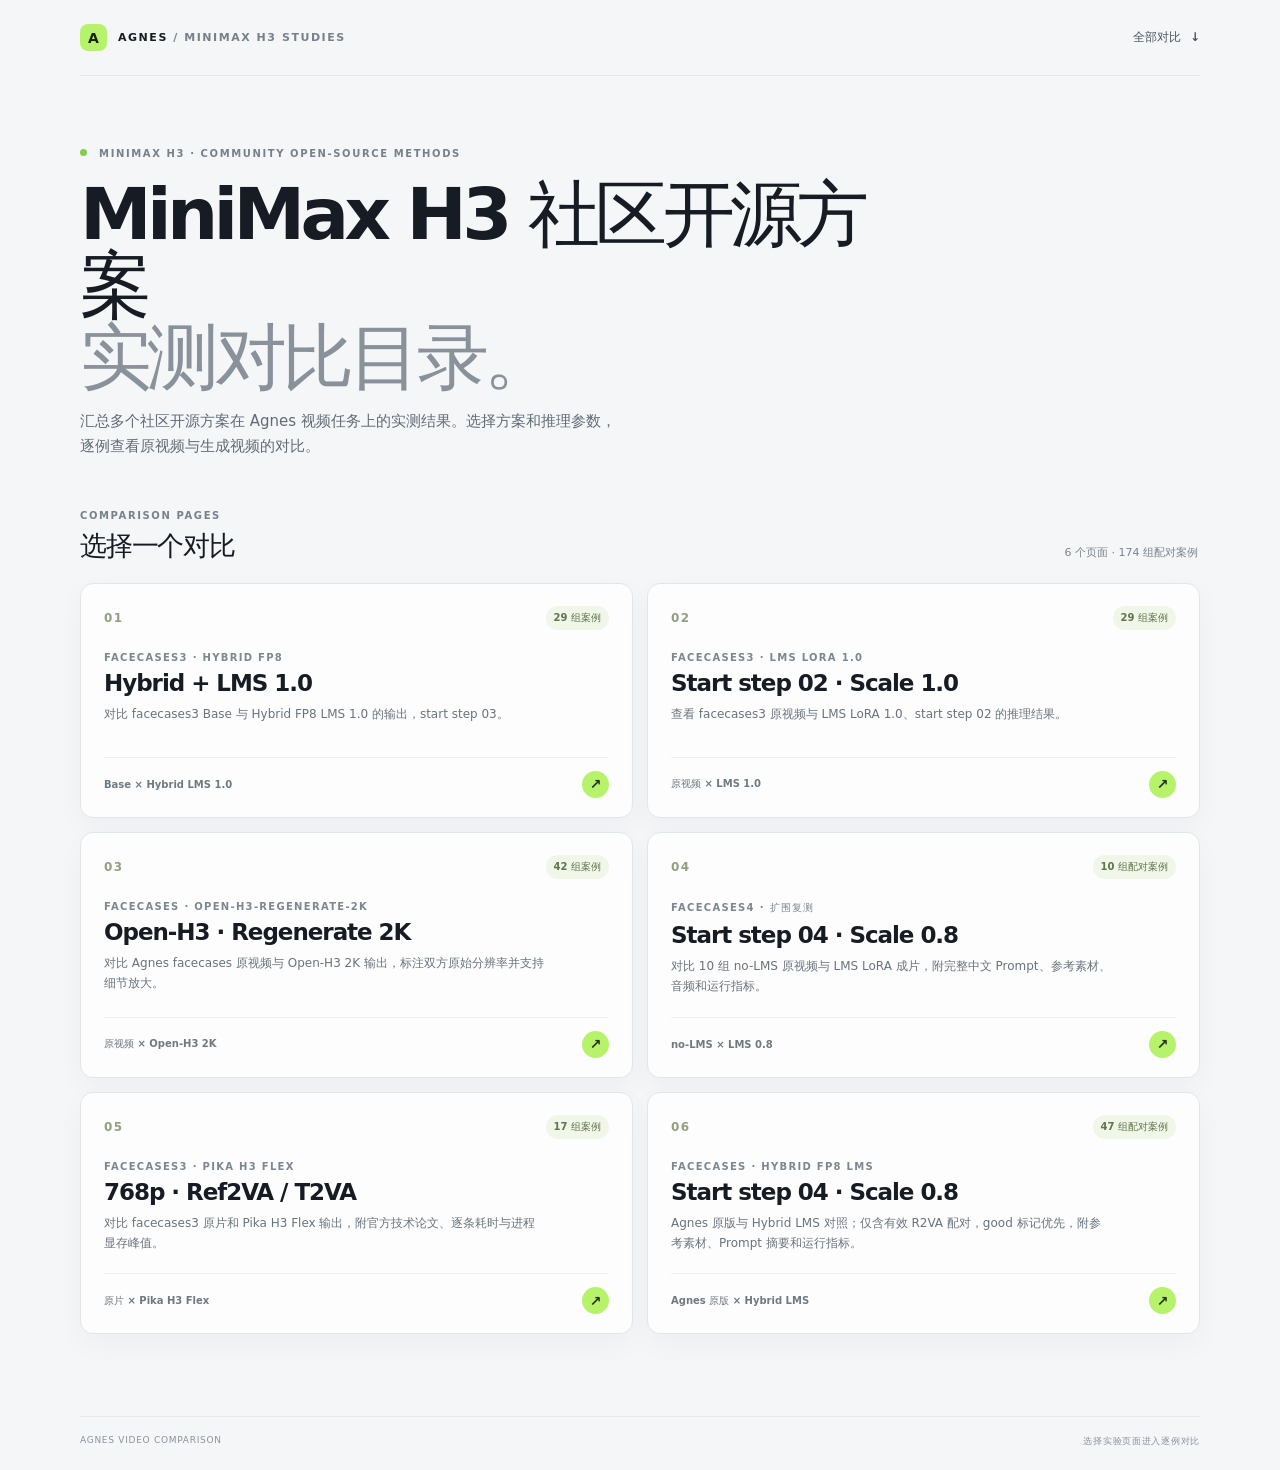
<file: index.html>
<!doctype html>
<html lang="zh-CN">

<head>
  <meta charset="utf-8">
  <meta name="viewport" content="width=device-width, initial-scale=1">
  <meta name="theme-color" content="#f4f6f8">
  <meta name="description" content="Agnes 对多个 MiniMax H3 社区开源方案的实测视频对比，按方案和推理参数查看逐例结果。">
  <title>MiniMax H3 社区开源方案 · 实测对比目录</title>
  <link rel="stylesheet" href="styles.css">
  <link rel="stylesheet" href="directory.css">
</head>

<body>
  <div class="page-shell">
    <header class="topbar">
      <a class="brand" href="index.html" aria-label="Agnes 视频对比目录">
        <span class="brand-mark" aria-hidden="true">A</span>
        <span>AGNES <span class="brand-light">/ MINIMAX H3 STUDIES</span></span>
      </a>
      <nav class="top-links" aria-label="目录导航">
        <a class="top-link" href="#comparisons">全部对比 <span aria-hidden="true">↓</span></a>
      </nav>
    </header>

    <main id="top">
      <section class="intro directory-intro" aria-labelledby="page-title">
        <p class="eyebrow"><span class="eyebrow-dot"></span> MINIMAX H3 · COMMUNITY OPEN-SOURCE METHODS</p>
        <h1 id="page-title">MiniMax H3 社区开源方案<br><span>实测对比目录。</span></h1>
        <p class="intro-copy">汇总多个社区开源方案在 Agnes 视频任务上的实测结果。选择方案和推理参数，逐例查看原视频与生成视频的对比。</p>
      </section>

      <section class="directory-section" id="comparisons" aria-labelledby="directory-title">
        <div class="section-heading">
          <div>
            <p class="eyebrow">COMPARISON PAGES</p>
            <h2 id="directory-title">选择一个对比</h2>
          </div>
          <p class="case-count">6 个页面 · 174 组配对案例</p>
        </div>

        <div class="directory-grid">
          <a class="directory-card" href="base-vs-hybrid-lms1p0.html">
            <div class="directory-card-top"><span class="directory-number">01</span><span class="directory-count">29
                组案例</span></div>
            <p class="directory-category">Facecases3 · Hybrid FP8</p>
            <h3>Hybrid + LMS 1.0</h3>
            <p class="directory-description">对比 facecases3 Base 与 Hybrid FP8 LMS 1.0 的输出，start step 03。</p>
            <div class="directory-card-bottom"><span>Base × Hybrid LMS 1.0</span><span class="directory-arrow"
                aria-hidden="true">↗</span></div>
          </a>

          <a class="directory-card" href="facecases3-lms10-step02.html">
            <div class="directory-card-top"><span class="directory-number">02</span><span class="directory-count">29
                组案例</span></div>
            <p class="directory-category">Facecases3 · LMS LoRA 1.0</p>
            <h3>Start step 02 · Scale 1.0</h3>
            <p class="directory-description">查看 facecases3 原视频与 LMS LoRA 1.0、start step 02 的推理结果。</p>
            <div class="directory-card-bottom"><span>原视频 × LMS 1.0</span><span class="directory-arrow"
                aria-hidden="true">↗</span></div>
          </a>

          <a class="directory-card" href="facecases-open-h3-regenerate-2k.html">
            <div class="directory-card-top"><span class="directory-number">03</span><span class="directory-count">42
                组案例</span></div>
            <p class="directory-category">Facecases · Open-H3-Regenerate-2K</p>
            <h3>Open-H3 · Regenerate 2K</h3>
            <p class="directory-description">对比 Agnes facecases 原视频与 Open-H3 2K 输出，标注双方原始分辨率并支持细节放大。</p>
            <div class="directory-card-bottom"><span>原视频 × Open-H3 2K</span><span class="directory-arrow"
                aria-hidden="true">↗</span></div>
          </a>

          <a class="directory-card" href="facecases4-lms-step02.html">
            <div class="directory-card-top"><span class="directory-number">04</span><span class="directory-count">10 组配对案例</span></div>
            <p class="directory-category">Facecases4 · 扩围复测</p>
            <h3>Start step 04 · Scale 0.8</h3>
            <p class="directory-description">对比 10 组 no-LMS 原视频与 LMS LoRA 成片，附完整中文 Prompt、参考素材、音频和运行指标。</p>
            <div class="directory-card-bottom"><span>no-LMS × LMS 0.8</span><span class="directory-arrow"
                aria-hidden="true">↗</span></div>
          </a>

          <a class="directory-card" href="pika-h3-flex-facecases3.html">
            <div class="directory-card-top"><span class="directory-number">05</span><span class="directory-count">17
                组案例</span></div>
            <p class="directory-category">Facecases3 · Pika H3 Flex</p>
            <h3>768p · Ref2VA / T2VA</h3>
            <p class="directory-description">对比 facecases3 原片和 Pika H3 Flex 输出，附官方技术论文、逐条耗时与进程显存峰值。</p>
            <div class="directory-card-bottom"><span>原片 × Pika H3 Flex</span><span class="directory-arrow"
                aria-hidden="true">↗</span></div>
          </a>

          <a class="directory-card" href="facecases-hybrid-lms-step04-scale08.html">
            <div class="directory-card-top"><span class="directory-number">06</span><span class="directory-count">47
                组配对案例</span></div>
            <p class="directory-category">Facecases · Hybrid FP8 LMS</p>
            <h3>Start step 04 · Scale 0.8</h3>
            <p class="directory-description">Agnes 原版与 Hybrid LMS 对照；仅含有效 R2VA 配对，good 标记优先，附参考素材、Prompt 摘要和运行指标。</p>
            <div class="directory-card-bottom"><span>Agnes 原版 × Hybrid LMS</span><span class="directory-arrow"
                aria-hidden="true">↗</span></div>
          </a>

        </div>
      </section>
    </main>

    <footer class="footer"><span>AGNES VIDEO COMPARISON</span><span>选择实验页面进入逐例对比</span></footer>
  </div>
</body>

</html>
</file>
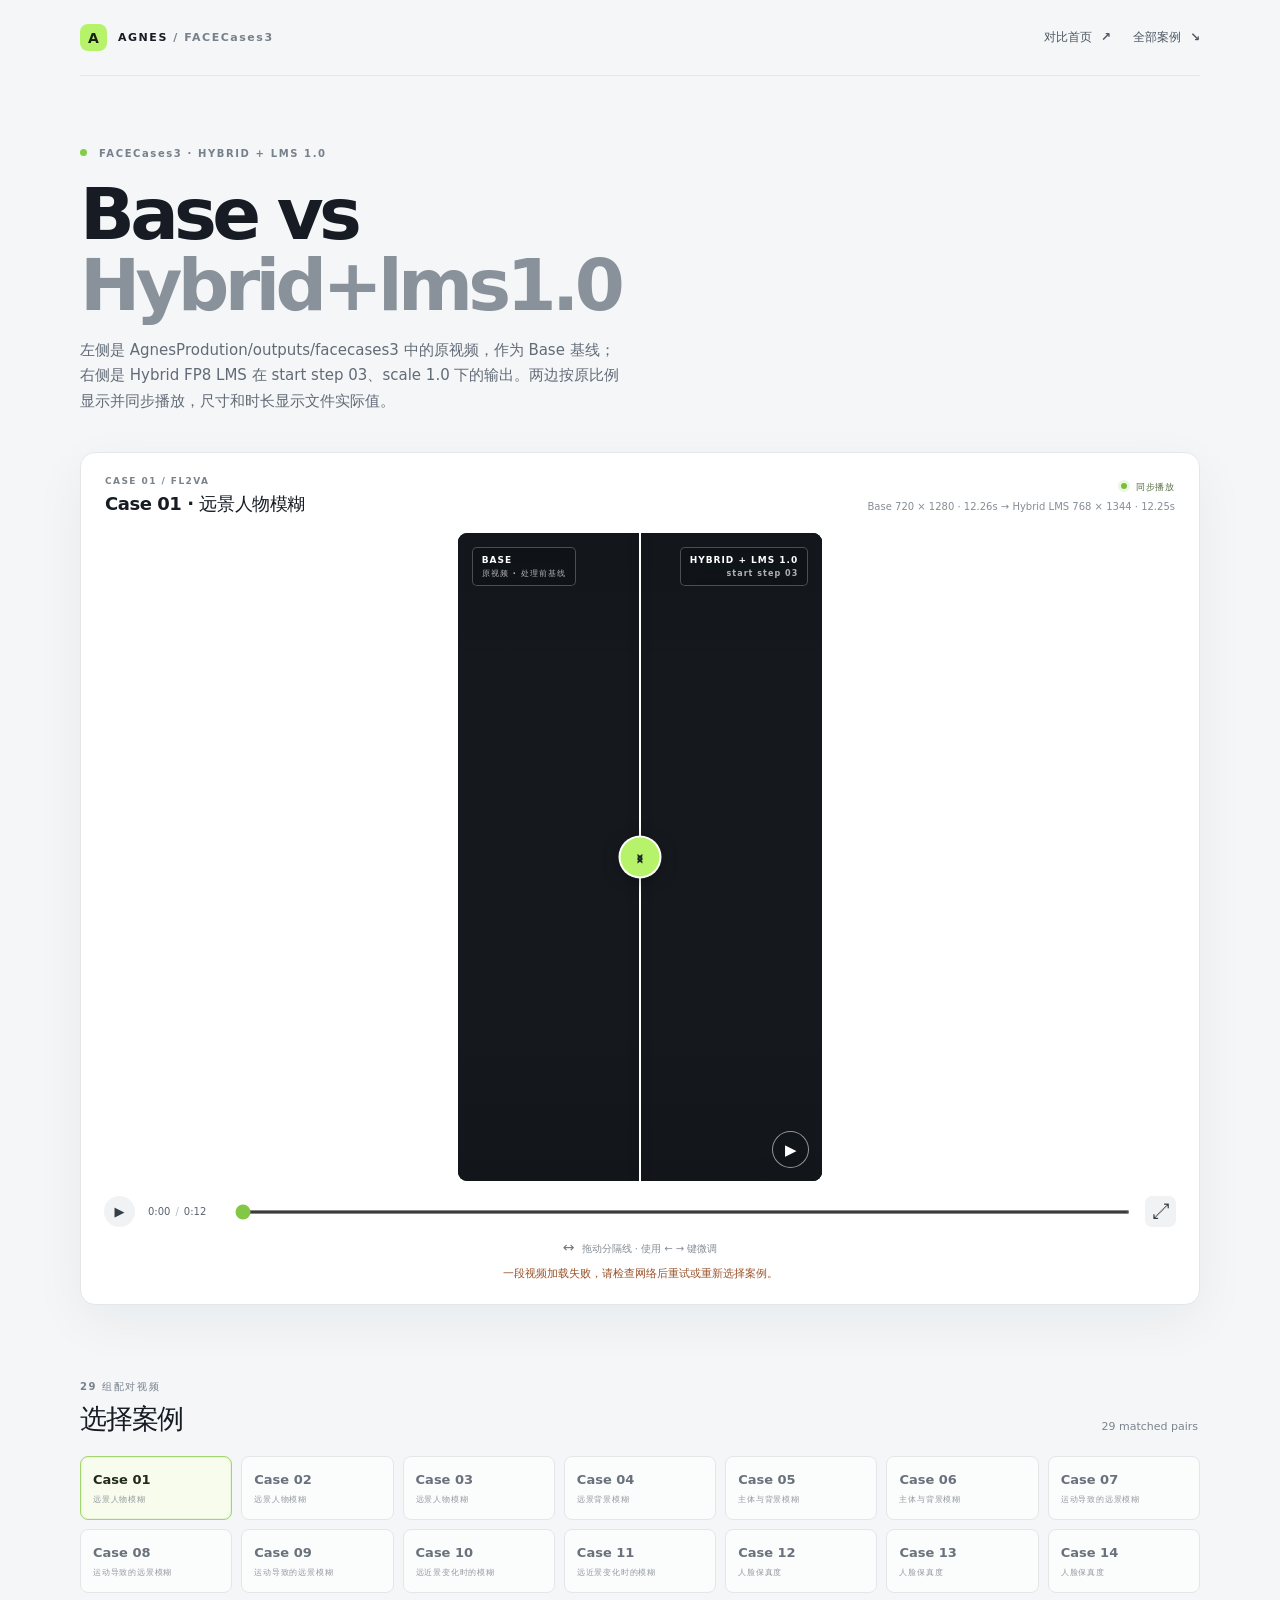
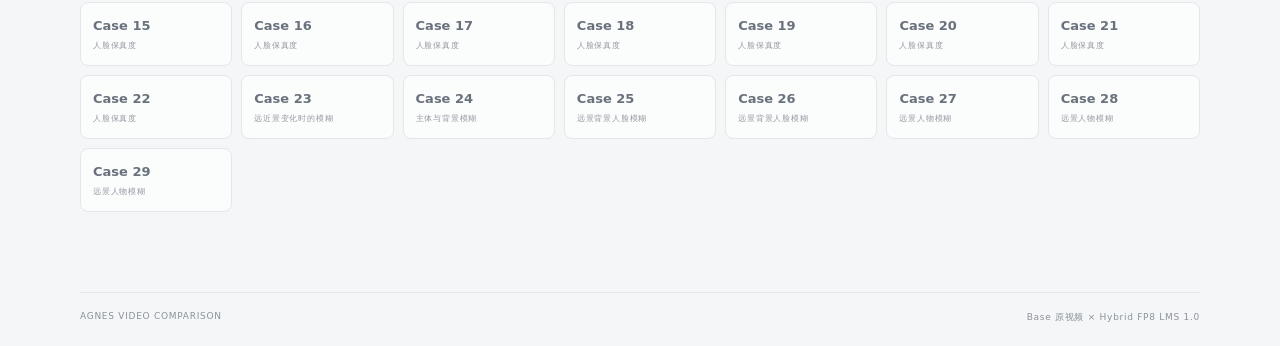
<file: base-vs-hybrid-lms1p0.html>
<!doctype html>
<html lang="zh-CN">
  <head>
    <meta charset="utf-8">
    <meta name="viewport" content="width=device-width, initial-scale=1">
    <meta name="theme-color" content="#f4f6f8">
    <meta name="description" content="逐例对比 facecases3 原视频与 Hybrid FP8 LMS start step 03、scale 1.0 输出。">
    <title>Base vs Hybrid+lms1.0</title>
    <link rel="stylesheet" href="styles.css">
    <script src="app.js?v=5fab0e2" defer></script>
  </head>
  <body
    data-cases-url="data/facecases3_hybrid_lms10.json"
    data-mismatch-message="原视频与 Hybrid LMS 输出保留各自实际分辨率和时长，按原视频时间轴同步播放。"
  >
    <div class="page-shell">
      <header class="topbar">
        <a class="brand" href="index.html" aria-label="返回 Agnes 对比首页">
          <span class="brand-mark" aria-hidden="true">A</span>
          <span>AGNES <span class="brand-light">/ FACECases3</span></span>
        </a>
        <nav class="top-links" aria-label="Comparison pages">
          <a class="top-link" href="index.html">对比首页 <span aria-hidden="true">↗</span></a>
          <a class="top-link" href="#cases">全部案例 <span aria-hidden="true">↘</span></a>
        </nav>
      </header>

      <main id="top">
        <section class="intro" aria-labelledby="page-title">
          <p class="eyebrow"><span class="eyebrow-dot"></span> FACECases3 · HYBRID + LMS 1.0</p>
          <h1 id="page-title">Base vs<br><span>Hybrid+lms1.0</span></h1>
          <p class="intro-copy">左侧是 AgnesProdution/outputs/facecases3 中的原视频，作为 Base 基线；右侧是 Hybrid FP8 LMS 在 start step 03、scale 1.0 下的输出。两边按原比例显示并同步播放，尺寸和时长显示文件实际值。</p>
        </section>

        <section class="viewer-card" aria-label="Base 与 Hybrid LMS 视频对比">
          <div class="viewer-heading">
            <div>
              <p class="case-kicker" id="case-kicker">CASE 01 / FL2VA</p>
              <h2 id="case-title">正在载入对比视频…</h2>
            </div>
            <div class="viewer-meta">
              <span class="sync-indicator"><span class="sync-dot"></span> 同步播放</span>
              <span id="video-spec">—</span>
            </div>
          </div>

          <div class="compare-stage" id="compare-stage" role="slider" tabindex="0" aria-label="拖动分隔线比较 Base 原视频与 Hybrid LMS 输出" aria-valuemin="0" aria-valuemax="100" aria-valuenow="50" aria-valuetext="50 percent original, 50 percent refined">
            <video class="video-layer video-original" id="video-original" muted loop playsinline preload="metadata" aria-label="Base 原视频，未启用 LMS"></video>
            <video class="video-layer video-refined" id="video-refined" muted loop playsinline preload="metadata" aria-label="Hybrid FP8 LMS 1.0 输出"></video>
            <div class="video-vignette" aria-hidden="true"></div>
            <span class="side-label side-label-original">BASE <span>原视频 · 处理前基线</span></span>
            <span class="side-label side-label-refined">HYBRID + LMS 1.0 <span>start step 03</span></span>
            <div class="split-divider" id="split-divider" aria-hidden="true">
              <span class="split-grip"><span>‹</span><span>›</span></span>
            </div>
            <div class="stage-loading" id="stage-loading"><span class="spinner"></span><span>正在载入成对视频</span></div>
            <button class="stage-play" id="stage-play" type="button" aria-label="暂停两段视频"><span id="play-icon">Ⅱ</span></button>
          </div>

          <div class="player-controls">
            <button class="control-button play-control" id="play-control" type="button" aria-label="暂停两段视频"><span id="control-play-icon">Ⅱ</span></button>
            <span class="time-readout"><span id="current-time">0:00</span><span class="time-slash">/</span><span id="duration">0:00</span></span>
            <input class="timeline" id="timeline" type="range" min="0" max="1000" value="0" aria-label="同步定位两段视频">
            <button class="control-button fullscreen-control" id="fullscreen-control" type="button" aria-label="切换全屏">⤢</button>
          </div>
          <p class="viewer-hint"><span aria-hidden="true">↔</span> 拖动分隔线 · 使用 ← → 键微调</p>
          <p class="status-message" id="status-message" role="status" aria-live="polite"></p>
        </section>

        <section class="case-section" id="cases" aria-labelledby="cases-title">
          <div class="section-heading">
            <div><p class="eyebrow">29 组配对视频</p><h2 id="cases-title">选择案例</h2></div>
            <p class="case-count" id="case-count">正在载入…</p>
          </div>
          <div class="case-grid" id="case-grid" aria-label="选择 facecases3 案例"></div>
        </section>
      </main>

      <footer class="footer"><span>AGNES VIDEO COMPARISON</span><span>Base 原视频 × Hybrid FP8 LMS 1.0</span></footer>
    </div>
  </body>
</html>
</file>
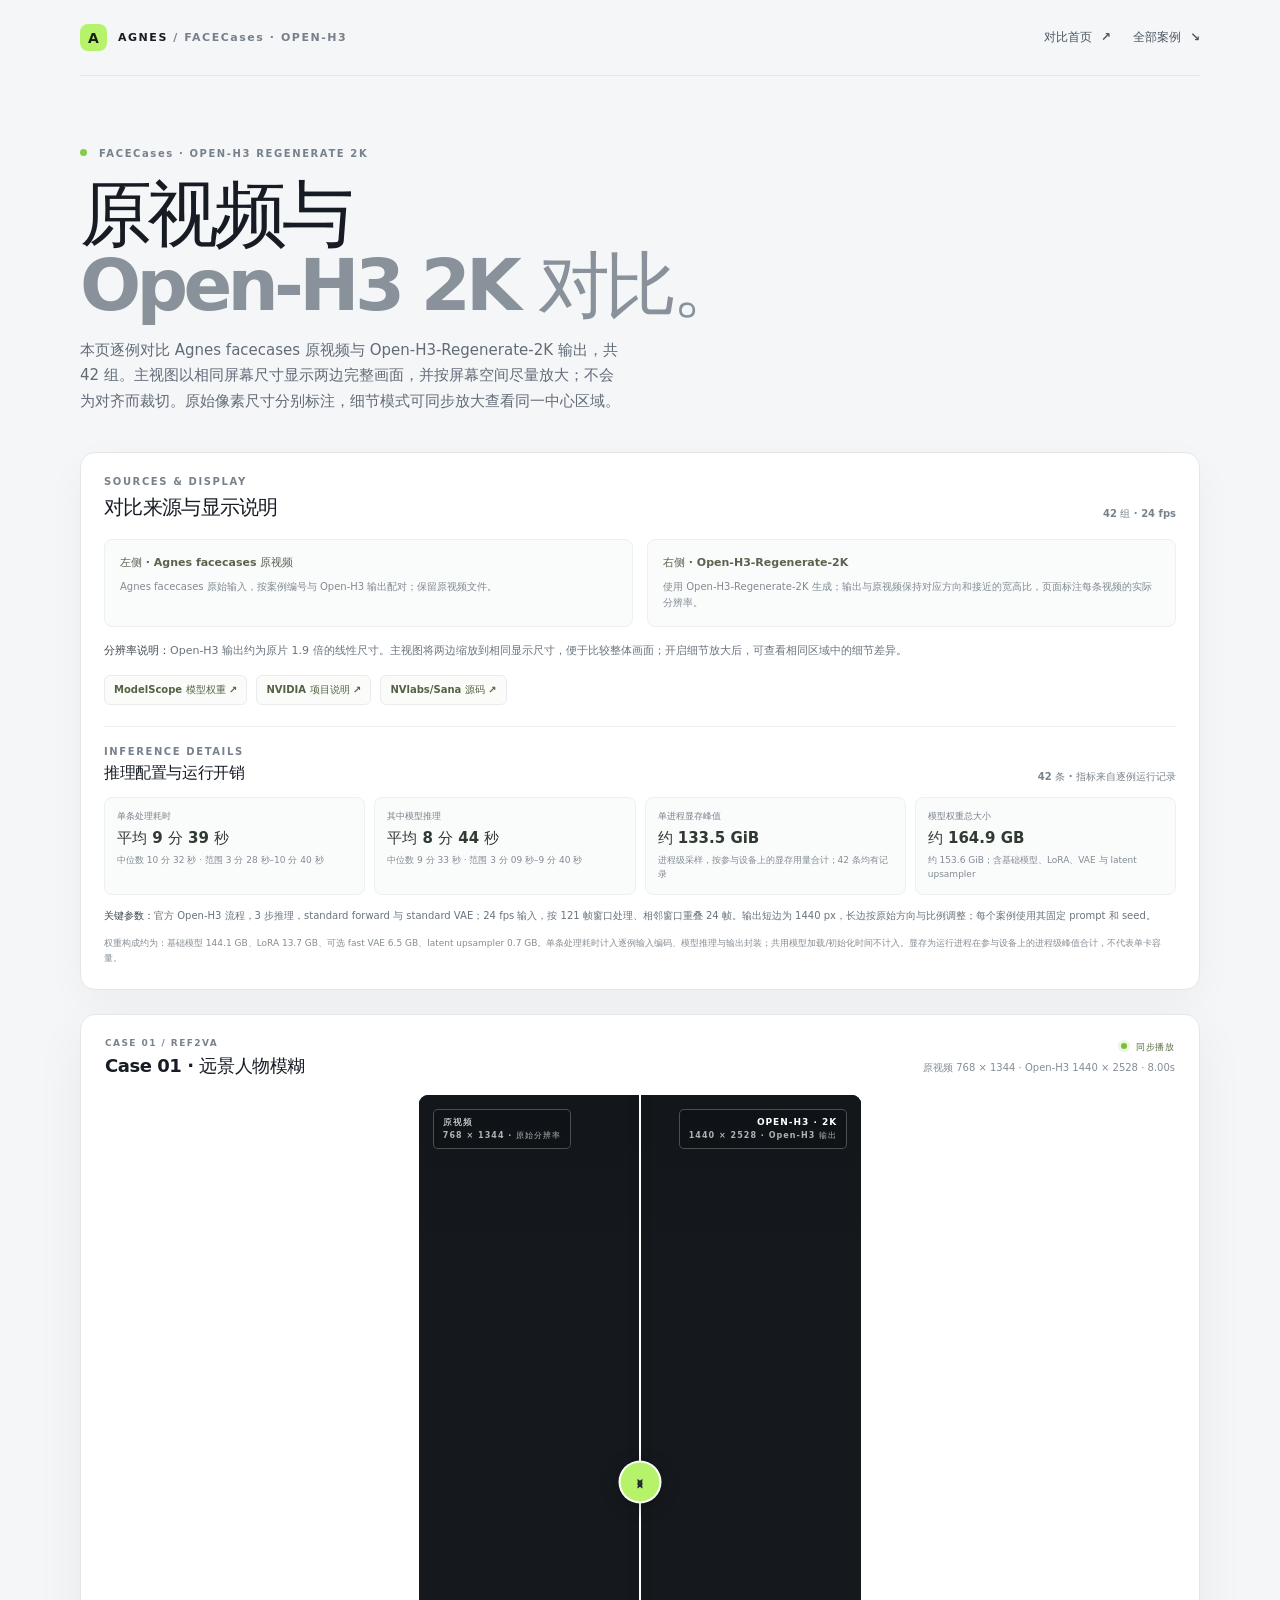
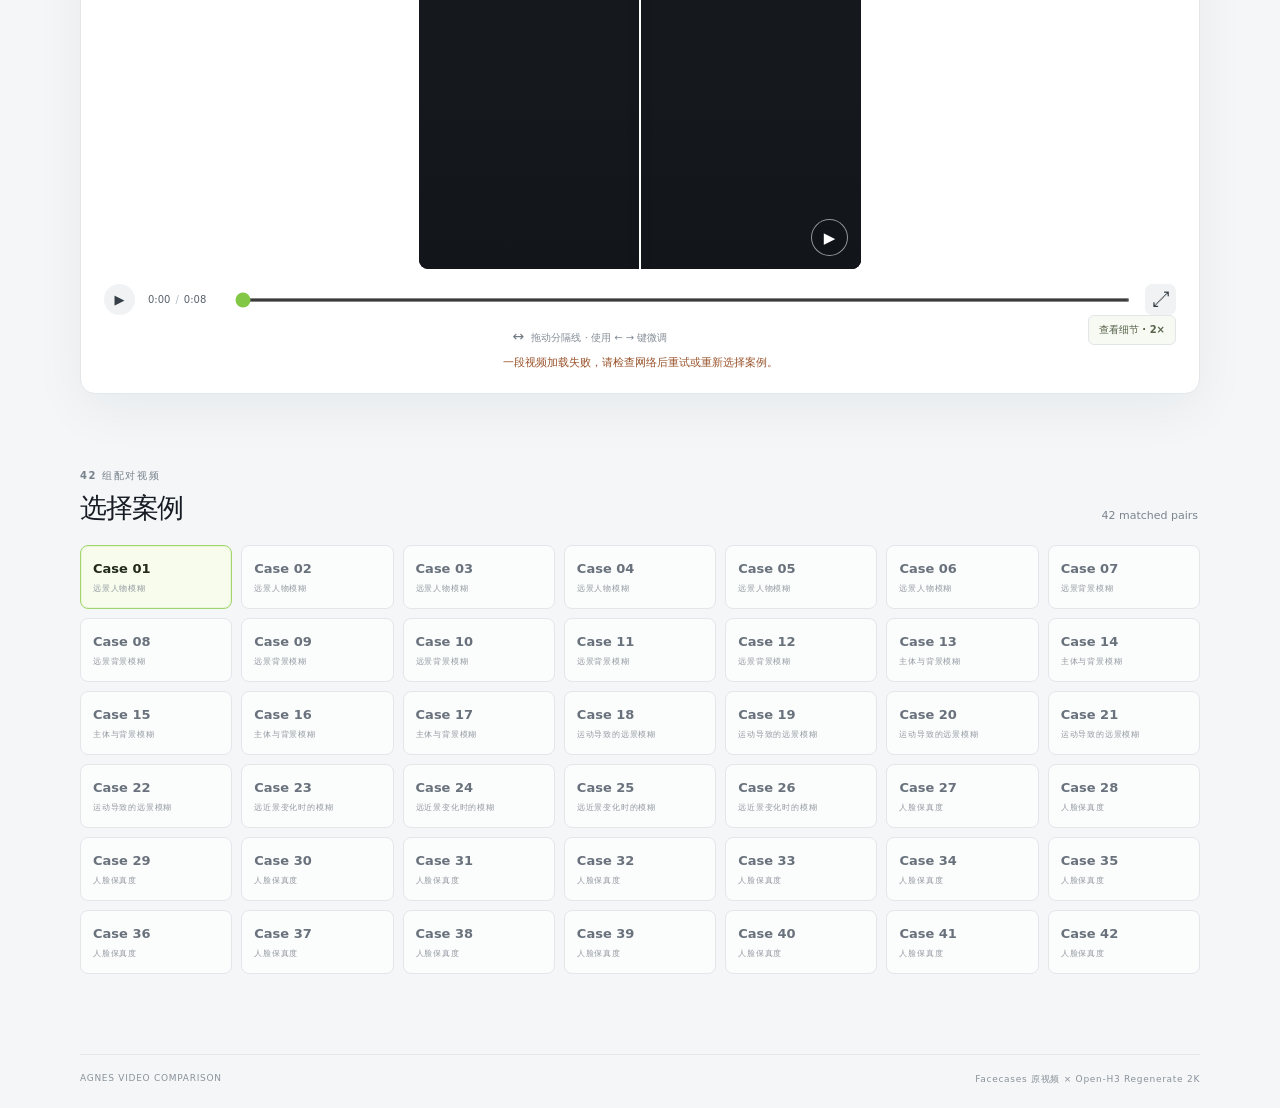
<file: facecases-open-h3-regenerate-2k.html>
<!doctype html>
<html lang="zh-CN">
  <head>
    <meta charset="utf-8">
    <meta name="viewport" content="width=device-width, initial-scale=1">
    <meta name="theme-color" content="#f4f6f8">
    <meta name="description" content="逐例对比 Agnes facecases 原视频与 Open-H3-Regenerate-2K 输出，展示原始分辨率并支持同步细节放大。">
    <title>Facecases × Open-H3 Regenerate 2K · Agnes</title>
    <link rel="stylesheet" href="styles.css">
    <script src="app.js?v=5fab0e2" defer></script>
  </head>
  <body
    data-cases-url="data/facecases_open_h3_regenerate_2k.json"
    data-large-viewer="true"
    data-mismatch-message="两边按原始宽高比完整显示；分辨率与时长以页面标注为准，播放按原视频时间轴同步。"
  >
    <div class="page-shell">
      <header class="topbar">
        <a class="brand" href="index.html" aria-label="返回 Agnes 对比首页">
          <span class="brand-mark" aria-hidden="true">A</span>
          <span>AGNES <span class="brand-light">/ FACECases · OPEN-H3</span></span>
        </a>
        <nav class="top-links" aria-label="Comparison pages">
          <a class="top-link" href="index.html">对比首页 <span aria-hidden="true">↗</span></a>
          <a class="top-link" href="#cases">全部案例 <span aria-hidden="true">↘</span></a>
        </nav>
      </header>

      <main id="top">
        <section class="intro" aria-labelledby="page-title">
          <p class="eyebrow"><span class="eyebrow-dot"></span> FACECases · OPEN-H3 REGENERATE 2K</p>
          <h1 id="page-title">原视频与<br><span>Open-H3 2K 对比。</span></h1>
          <p class="intro-copy">本页逐例对比 Agnes facecases 原视频与 Open-H3-Regenerate-2K 输出，共 42 组。主视图以相同屏幕尺寸显示两边完整画面，并按屏幕空间尽量放大；不会为对齐而裁切。原始像素尺寸分别标注，细节模式可同步放大查看同一中心区域。</p>
        </section>

        <section class="method-card" aria-labelledby="method-title">
          <div class="method-heading">
            <div><p class="eyebrow">SOURCES & DISPLAY</p><h2 id="method-title">对比来源与显示说明</h2></div>
            <span class="method-count">42 组 · 24 fps</span>
          </div>
          <div class="method-sources">
            <div>
              <p class="method-label">左侧 · Agnes facecases 原视频</p>
              <p>Agnes facecases 原始输入，按案例编号与 Open-H3 输出配对；保留原视频文件。</p>
            </div>
            <div>
              <p class="method-label">右侧 · Open-H3-Regenerate-2K</p>
              <p>使用 Open-H3-Regenerate-2K 生成；输出与原视频保持对应方向和接近的宽高比，页面标注每条视频的实际分辨率。</p>
            </div>
          </div>
          <p class="method-resolution"><strong>分辨率说明：</strong>Open-H3 输出约为原片 1.9 倍的线性尺寸。主视图将两边缩放到相同显示尺寸，便于比较整体画面；开启细节放大后，可查看相同区域中的细节差异。</p>
          <div class="method-links" aria-label="Open-H3 official resources">
            <a href="https://modelscope.cn/models/Efficient-Large-Model/Open-H3-Regenerate-2K" target="_blank" rel="noopener noreferrer">ModelScope 模型权重 ↗</a>
            <a href="https://nvlabs.github.io/Sana/Open-H3-Regenerate-2K/" target="_blank" rel="noopener noreferrer">NVIDIA 项目说明 ↗</a>
            <a href="https://github.com/NVlabs/Sana" target="_blank" rel="noopener noreferrer">NVlabs/Sana 源码 ↗</a>
          </div>
          <div class="run-summary" aria-labelledby="run-summary-title">
            <div class="run-summary-heading">
              <div><p class="eyebrow">INFERENCE DETAILS</p><h3 id="run-summary-title">推理配置与运行开销</h3></div>
              <span class="method-count">42 条 · 指标来自逐例运行记录</span>
            </div>
            <div class="run-metrics">
              <div class="run-metric">
                <span class="run-metric-label">单条处理耗时</span>
                <strong>平均 9 分 39 秒</strong>
                <span>中位数 10 分 32 秒 · 范围 3 分 28 秒–10 分 40 秒</span>
              </div>
              <div class="run-metric">
                <span class="run-metric-label">其中模型推理</span>
                <strong>平均 8 分 44 秒</strong>
                <span>中位数 9 分 33 秒 · 范围 3 分 09 秒–9 分 40 秒</span>
              </div>
              <div class="run-metric">
                <span class="run-metric-label">单进程显存峰值</span>
                <strong>约 133.5 GiB</strong>
                <span>进程级采样，按参与设备上的显存用量合计；42 条均有记录</span>
              </div>
              <div class="run-metric">
                <span class="run-metric-label">模型权重总大小</span>
                <strong>约 164.9 GB</strong>
                <span>约 153.6 GiB；含基础模型、LoRA、VAE 与 latent upsampler</span>
              </div>
            </div>
            <p class="run-parameters"><strong>关键参数：</strong>官方 Open-H3 流程，3 步推理，standard forward 与 standard VAE；24 fps 输入，按 121 帧窗口处理、相邻窗口重叠 24 帧。输出短边为 1440 px，长边按原始方向与比例调整；每个案例使用其固定 prompt 和 seed。</p>
            <p class="run-footnote">权重构成约为：基础模型 144.1 GB、LoRA 13.7 GB、可选 fast VAE 6.5 GB、latent upsampler 0.7 GB。单条处理耗时计入逐例输入编码、模型推理与输出封装；共用模型加载/初始化时间不计入。显存为运行进程在参与设备上的进程级峰值合计，不代表单卡容量。</p>
          </div>
        </section>

        <section class="viewer-card" aria-label="Facecases Open-H3 视频对比">
          <div class="viewer-heading">
            <div>
              <p class="case-kicker" id="case-kicker">CASE 01 / REF2VA</p>
              <h2 id="case-title">正在载入对比视频…</h2>
            </div>
            <div class="viewer-meta">
              <span class="sync-indicator"><span class="sync-dot"></span> 同步播放</span>
              <span id="video-spec">—</span>
            </div>
          </div>

          <div class="compare-stage" id="compare-stage" role="slider" tabindex="0" aria-label="拖动分隔线比较原视频与 Open-H3 输出" aria-valuemin="0" aria-valuemax="100" aria-valuenow="50" aria-valuetext="50 percent original, 50 percent refined">
            <video class="video-layer video-original" id="video-original" muted loop playsinline preload="metadata" aria-label="原视频"></video>
            <video class="video-layer video-refined" id="video-refined" muted loop playsinline preload="metadata" aria-label="Open-H3-Regenerate-2K 输出"></video>
            <div class="video-vignette" aria-hidden="true"></div>
            <span class="side-label side-label-original">原视频 <span id="original-resolution">实际分辨率</span></span>
            <span class="side-label side-label-refined">OPEN-H3 · 2K <span id="refined-resolution">实际分辨率</span></span>
            <div class="split-divider" id="split-divider" aria-hidden="true">
              <span class="split-grip"><span>‹</span><span>›</span></span>
            </div>
            <div class="stage-loading" id="stage-loading"><span class="spinner"></span><span>正在载入成对视频</span></div>
            <button class="stage-play" id="stage-play" type="button" aria-label="暂停两段视频"><span id="play-icon">Ⅱ</span></button>
          </div>

          <div class="player-controls">
            <button class="control-button play-control" id="play-control" type="button" aria-label="暂停两段视频"><span id="control-play-icon">Ⅱ</span></button>
            <span class="time-readout"><span id="current-time">0:00</span><span class="time-slash">/</span><span id="duration">0:00</span></span>
            <input class="timeline" id="timeline" type="range" min="0" max="1000" value="0" aria-label="同步定位两段视频">
            <button class="control-button fullscreen-control" id="fullscreen-control" type="button" aria-label="切换全屏">⤢</button>
          </div>
          <div class="viewer-tools">
            <p class="viewer-hint"><span aria-hidden="true">↔</span> 拖动分隔线 · 使用 ← → 键微调</p>
            <button class="zoom-control" id="detail-zoom-control" type="button" aria-pressed="false">查看细节 · 2×</button>
          </div>
          <p class="status-message" id="status-message" role="status" aria-live="polite"></p>
        </section>

        <section class="case-section" id="cases" aria-labelledby="cases-title">
          <div class="section-heading">
            <div><p class="eyebrow">42 组配对视频</p><h2 id="cases-title">选择案例</h2></div>
            <p class="case-count" id="case-count">正在载入…</p>
          </div>
          <div class="case-grid" id="case-grid" aria-label="选择 facecases 案例"></div>
        </section>
      </main>

      <footer class="footer"><span>AGNES VIDEO COMPARISON</span><span>Facecases 原视频 × Open-H3 Regenerate 2K</span></footer>
    </div>
  </body>
</html>
</file>
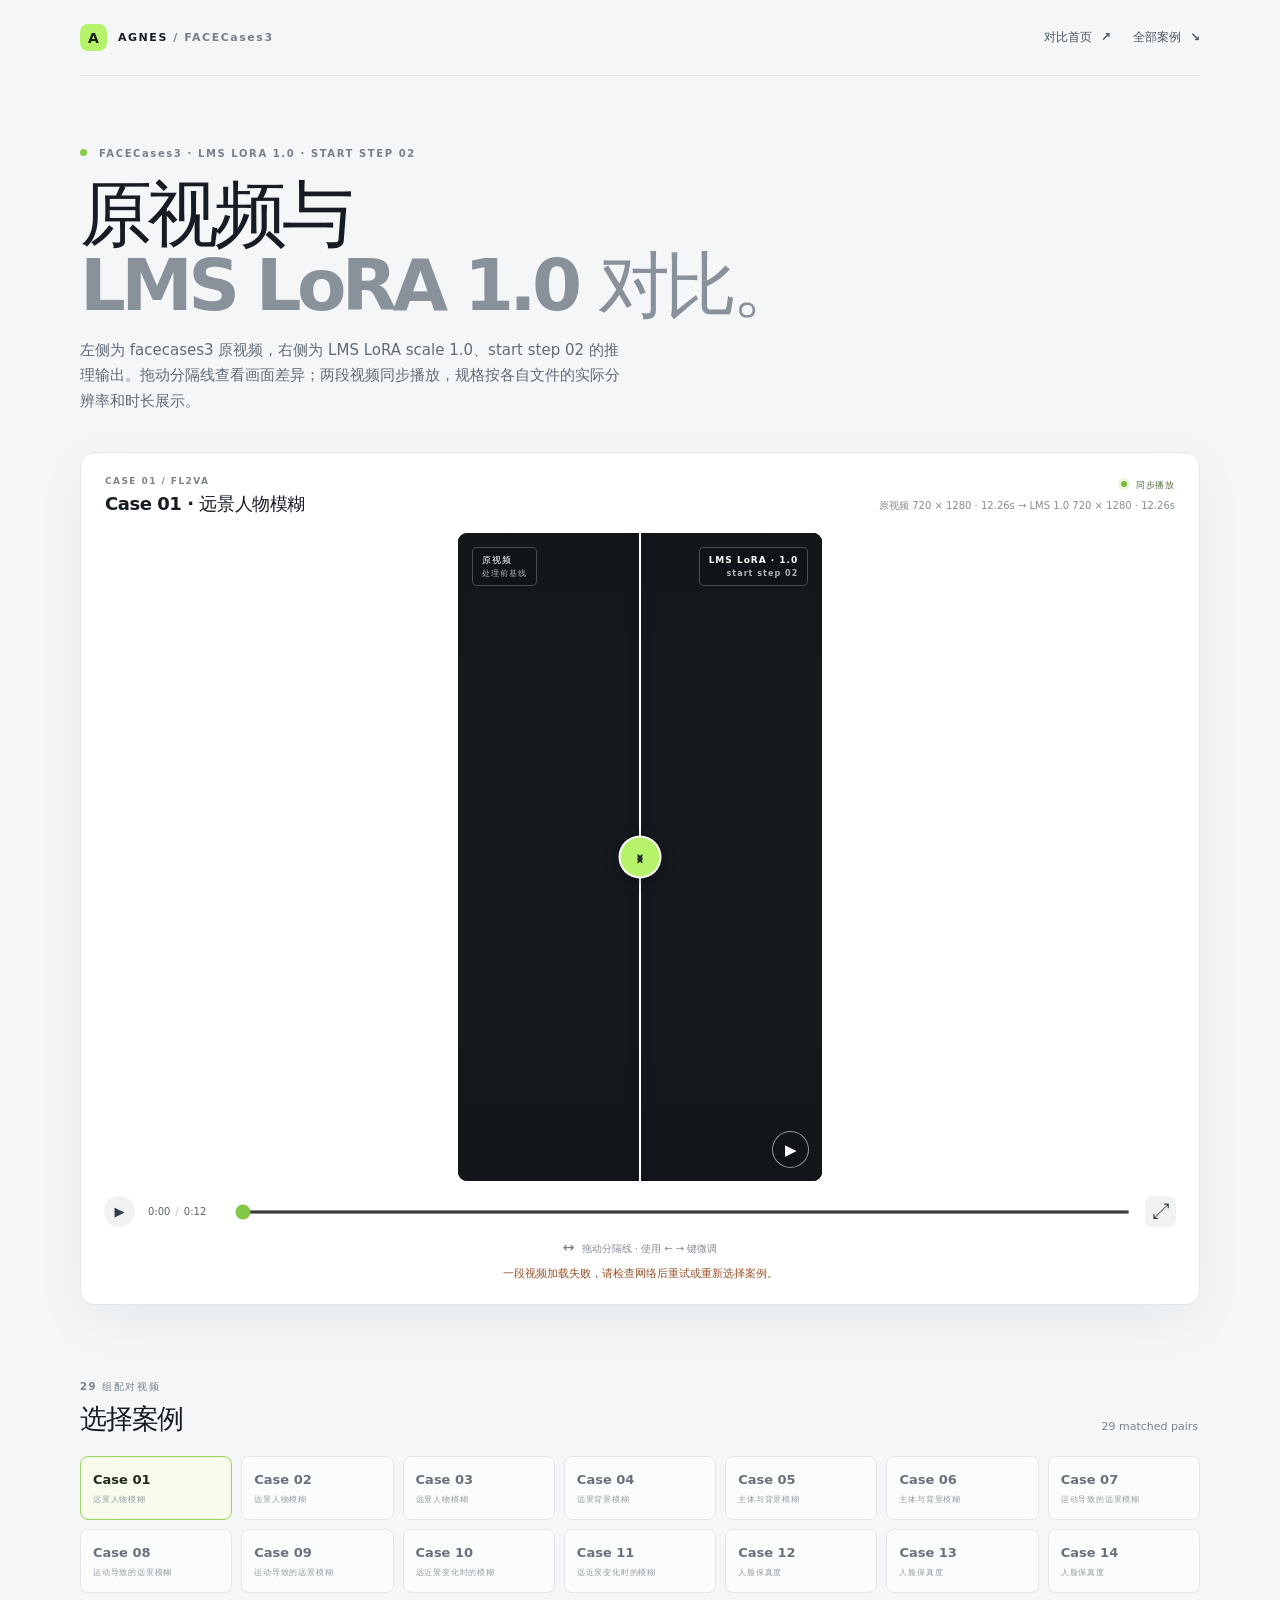
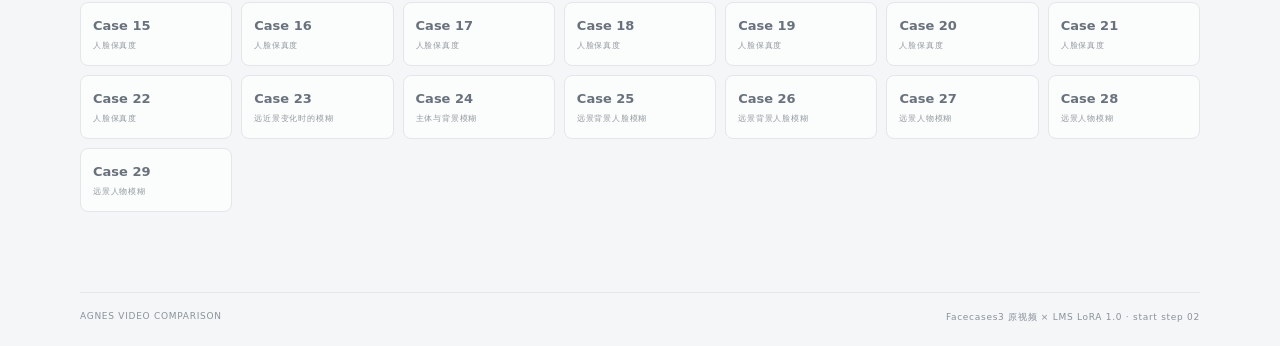
<file: facecases3-lms10-step02.html>
<!doctype html>
<html lang="zh-CN">
  <head>
    <meta charset="utf-8">
    <meta name="viewport" content="width=device-width, initial-scale=1">
    <meta name="theme-color" content="#f4f6f8">
    <meta name="description" content="逐例比较 facecases3 原视频与 LMS LoRA 1.0、start step 02 推理输出。">
    <title>Facecases3 原视频 × LMS LoRA 1.0 · Agnes</title>
    <link rel="stylesheet" href="styles.css">
    <script src="app.js?v=5fab0e2" defer></script>
  </head>
  <body
    data-cases-url="data/facecases3_lms10_step02.json"
    data-mismatch-message="原视频与 LMS 输出保留各自的分辨率和时长，页面按原视频时间轴同步播放。"
  >
    <div class="page-shell">
      <header class="topbar">
        <a class="brand" href="index.html" aria-label="返回 Agnes 对比首页">
          <span class="brand-mark" aria-hidden="true">A</span>
          <span>AGNES <span class="brand-light">/ FACECases3</span></span>
        </a>
        <nav class="top-links" aria-label="Comparison pages">
          <a class="top-link" href="index.html">对比首页 <span aria-hidden="true">↗</span></a>
          <a class="top-link" href="#cases">全部案例 <span aria-hidden="true">↘</span></a>
        </nav>
      </header>

      <main id="top">
        <section class="intro" aria-labelledby="page-title">
          <p class="eyebrow"><span class="eyebrow-dot"></span> FACECases3 · LMS LORA 1.0 · START STEP 02</p>
          <h1 id="page-title">原视频与<br><span>LMS LoRA 1.0 对比。</span></h1>
          <p class="intro-copy">左侧为 facecases3 原视频，右侧为 LMS LoRA scale 1.0、start step 02 的推理输出。拖动分隔线查看画面差异；两段视频同步播放，规格按各自文件的实际分辨率和时长展示。</p>
        </section>

        <section class="viewer-card" aria-label="原视频与 LMS LoRA 1.0 视频对比">
          <div class="viewer-heading">
            <div>
              <p class="case-kicker" id="case-kicker">CASE 01 / FL2VA</p>
              <h2 id="case-title">正在载入对比视频…</h2>
            </div>
            <div class="viewer-meta">
              <span class="sync-indicator"><span class="sync-dot"></span> 同步播放</span>
              <span id="video-spec">—</span>
            </div>
          </div>

          <div class="compare-stage" id="compare-stage" role="slider" tabindex="0" aria-label="拖动分隔线比较原视频与 LMS LoRA 输出" aria-valuemin="0" aria-valuemax="100" aria-valuenow="50" aria-valuetext="50 percent original, 50 percent refined">
            <video class="video-layer video-original" id="video-original" muted loop playsinline preload="metadata" aria-label="原视频，处理前"></video>
            <video class="video-layer video-refined" id="video-refined" muted loop playsinline preload="metadata" aria-label="LMS LoRA 1.0 输出"></video>
            <div class="video-vignette" aria-hidden="true"></div>
            <span class="side-label side-label-original">原视频 <span>处理前基线</span></span>
            <span class="side-label side-label-refined">LMS LoRA · 1.0 <span>start step 02</span></span>
            <div class="split-divider" id="split-divider" aria-hidden="true">
              <span class="split-grip"><span>‹</span><span>›</span></span>
            </div>
            <div class="stage-loading" id="stage-loading"><span class="spinner"></span><span>正在载入成对视频</span></div>
            <button class="stage-play" id="stage-play" type="button" aria-label="暂停两段视频"><span id="play-icon">Ⅱ</span></button>
          </div>

          <div class="player-controls">
            <button class="control-button play-control" id="play-control" type="button" aria-label="暂停两段视频"><span id="control-play-icon">Ⅱ</span></button>
            <span class="time-readout"><span id="current-time">0:00</span><span class="time-slash">/</span><span id="duration">0:00</span></span>
            <input class="timeline" id="timeline" type="range" min="0" max="1000" value="0" aria-label="同步定位两段视频">
            <button class="control-button fullscreen-control" id="fullscreen-control" type="button" aria-label="切换全屏">⤢</button>
          </div>
          <p class="viewer-hint"><span aria-hidden="true">↔</span> 拖动分隔线 · 使用 ← → 键微调</p>
          <p class="status-message" id="status-message" role="status" aria-live="polite"></p>
        </section>

        <section class="case-section" id="cases" aria-labelledby="cases-title">
          <div class="section-heading">
            <div><p class="eyebrow">29 组配对视频</p><h2 id="cases-title">选择案例</h2></div>
            <p class="case-count" id="case-count">正在载入…</p>
          </div>
          <div class="case-grid" id="case-grid" aria-label="选择 facecases3 案例"></div>
        </section>
      </main>

      <footer class="footer"><span>AGNES VIDEO COMPARISON</span><span>Facecases3 原视频 × LMS LoRA 1.0 · start step 02</span></footer>
    </div>
  </body>
</html>
</file>
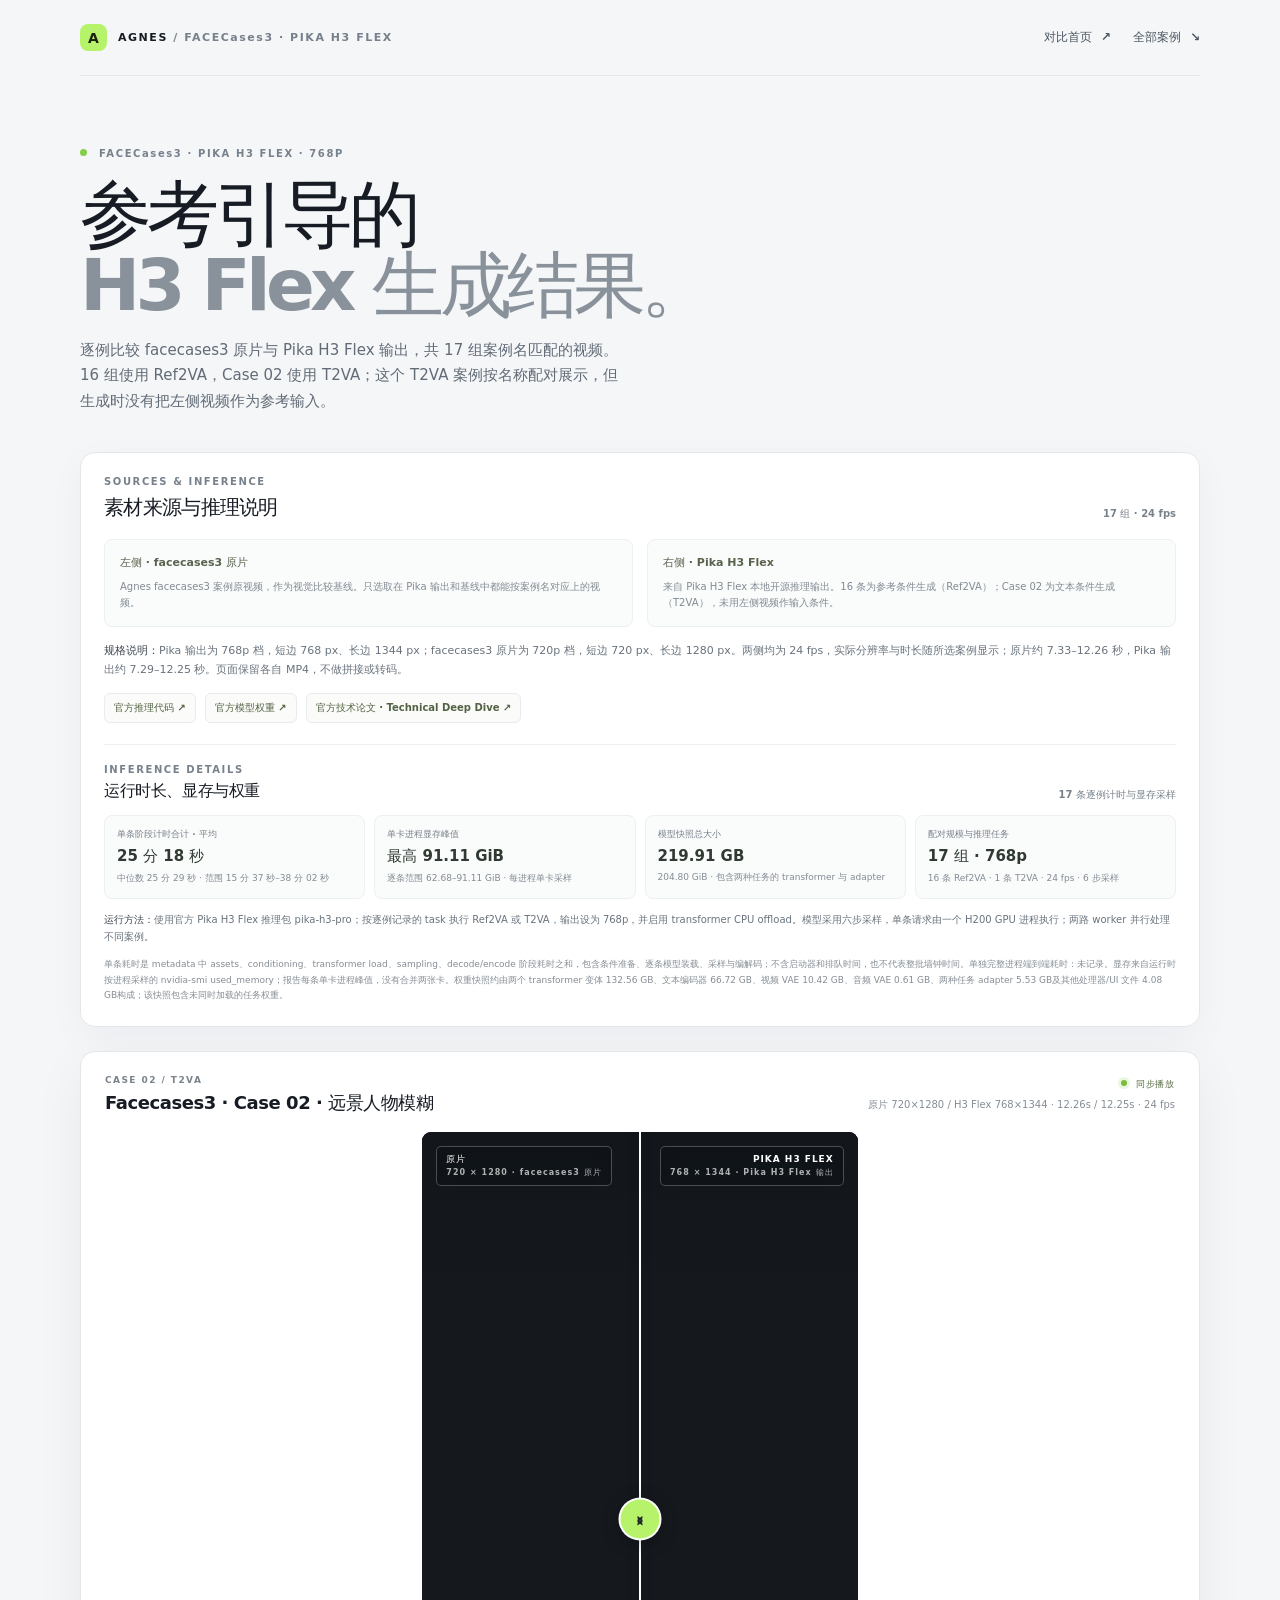
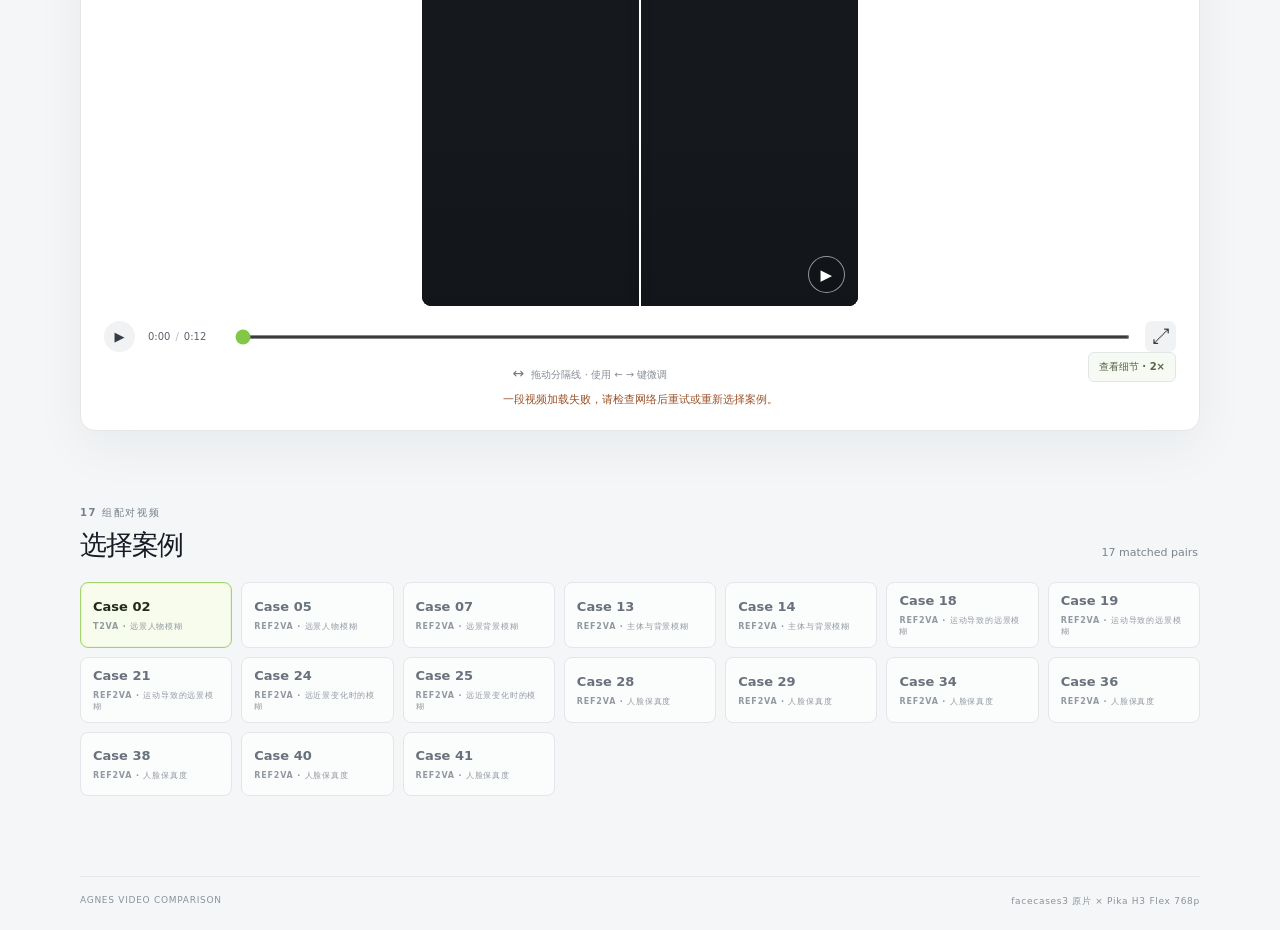
<file: pika-h3-flex-facecases3.html>
<!doctype html>
<html lang="zh-CN">
  <head>
    <meta charset="utf-8">
    <meta name="viewport" content="width=device-width, initial-scale=1">
    <meta name="theme-color" content="#f4f6f8">
    <meta name="description" content="逐例比较 facecases3 原片与 Pika H3 Flex 生成结果，附官方源码、权重、技术论文、推理时耗和显存峰值。">
    <title>Facecases3 × Pika H3 Flex · Agnes</title>
    <link rel="stylesheet" href="styles.css">
    <script src="app.js?v=pika-h3-flex-facecases3-1" defer></script>
  </head>
  <body
    data-cases-url="data/pika_h3_flex_facecases3.json"
    data-large-viewer="true"
    data-original-resolution-label="facecases3 原片"
    data-refined-resolution-label="Pika H3 Flex 输出"
    data-mismatch-message="两段视频按文件实际规格同步播放；当前案例以 facecases3 原片时间轴定位。"
  >
    <div class="page-shell">
      <header class="topbar">
        <a class="brand" href="index.html" aria-label="返回 Agnes 对比首页">
          <span class="brand-mark" aria-hidden="true">A</span>
          <span>AGNES <span class="brand-light">/ FACECases3 · PIKA H3 FLEX</span></span>
        </a>
        <nav class="top-links" aria-label="比较页面导航">
          <a class="top-link" href="index.html">对比首页 <span aria-hidden="true">↗</span></a>
          <a class="top-link" href="#cases">全部案例 <span aria-hidden="true">↘</span></a>
        </nav>
      </header>

      <main id="top">
        <section class="intro" aria-labelledby="page-title">
          <p class="eyebrow"><span class="eyebrow-dot"></span> FACECases3 · PIKA H3 FLEX · 768P</p>
          <h1 id="page-title">参考引导的<br><span>H3 Flex 生成结果。</span></h1>
          <p class="intro-copy">逐例比较 facecases3 原片与 Pika H3 Flex 输出，共 17 组案例名匹配的视频。16 组使用 Ref2VA，Case 02 使用 T2VA；这个 T2VA 案例按名称配对展示，但生成时没有把左侧视频作为参考输入。</p>
        </section>

        <section class="method-card" aria-labelledby="method-title">
          <div class="method-heading">
            <div><p class="eyebrow">SOURCES & INFERENCE</p><h2 id="method-title">素材来源与推理说明</h2></div>
            <span class="method-count">17 组 · 24 fps</span>
          </div>
          <div class="method-sources">
            <div>
              <p class="method-label">左侧 · facecases3 原片</p>
              <p>Agnes facecases3 案例原视频，作为视觉比较基线。只选取在 Pika 输出和基线中都能按案例名对应上的视频。</p>
            </div>
            <div>
              <p class="method-label">右侧 · Pika H3 Flex</p>
              <p>来自 Pika H3 Flex 本地开源推理输出。16 条为参考条件生成（Ref2VA）；Case 02 为文本条件生成（T2VA），未用左侧视频作输入条件。</p>
            </div>
          </div>
          <p class="method-resolution"><strong>规格说明：</strong>Pika 输出为 768p 档，短边 768 px、长边 1344 px；facecases3 原片为 720p 档，短边 720 px、长边 1280 px。两侧均为 24 fps，实际分辨率与时长随所选案例显示；原片约 7.33–12.26 秒，Pika 输出约 7.29–12.25 秒。页面保留各自 MP4，不做拼接或转码。</p>
          <div class="method-links" aria-label="Pika H3 Flex 官方资料">
            <a href="https://github.com/Pika-Labs/Pika-H3-Flex" target="_blank" rel="noopener noreferrer">官方推理代码 ↗</a>
            <a href="https://huggingface.co/Pika-Labs/Pika-H3-Flex" target="_blank" rel="noopener noreferrer">官方模型权重 ↗</a>
            <a href="https://pika.art/blog/pika-h3-flex-research" target="_blank" rel="noopener noreferrer">官方技术论文 · Technical Deep Dive ↗</a>
          </div>

          <div class="run-summary" aria-labelledby="run-summary-title">
            <div class="run-summary-heading">
              <div><p class="eyebrow">INFERENCE DETAILS</p><h3 id="run-summary-title">运行时长、显存与权重</h3></div>
              <span class="method-count">17 条逐例计时与显存采样</span>
            </div>
            <div class="run-metrics">
              <div class="run-metric">
                <span class="run-metric-label">单条阶段计时合计 · 平均</span>
                <strong>25 分 18 秒</strong>
                <span>中位数 25 分 29 秒 · 范围 15 分 37 秒–38 分 02 秒</span>
              </div>
              <div class="run-metric">
                <span class="run-metric-label">单卡进程显存峰值</span>
                <strong>最高 91.11 GiB</strong>
                <span>逐条范围 62.68–91.11 GiB · 每进程单卡采样</span>
              </div>
              <div class="run-metric">
                <span class="run-metric-label">模型快照总大小</span>
                <strong>219.91 GB</strong>
                <span>204.80 GiB · 包含两种任务的 transformer 与 adapter</span>
              </div>
              <div class="run-metric">
                <span class="run-metric-label">配对规模与推理任务</span>
                <strong>17 组 · 768p</strong>
                <span>16 条 Ref2VA · 1 条 T2VA · 24 fps · 6 步采样</span>
              </div>
            </div>
            <p class="run-parameters"><strong>运行方法：</strong>使用官方 Pika H3 Flex 推理包 pika-h3-pro；按逐例记录的 task 执行 Ref2VA 或 T2VA，输出设为 768p，并启用 transformer CPU offload。模型采用六步采样，单条请求由一个 H200 GPU 进程执行；两路 worker 并行处理不同案例。</p>
            <p class="run-footnote">单条耗时是 metadata 中 assets、conditioning、transformer load、sampling、decode/encode 阶段耗时之和，包含条件准备、逐条模型装载、采样与编解码；不含启动器和排队时间，也不代表整批墙钟时间。单独完整进程端到端耗时：未记录。显存来自运行时按进程采样的 nvidia-smi used_memory；报告每条单卡进程峰值，没有合并两张卡。权重快照约由两个 transformer 变体 132.56 GB、文本编码器 66.72 GB、视频 VAE 10.42 GB、音频 VAE 0.61 GB、两种任务 adapter 5.53 GB及其他处理器/UI 文件 4.08 GB构成；该快照包含未同时加载的任务权重。</p>
          </div>
        </section>

        <section class="viewer-card" aria-label="facecases3 原片与 Pika H3 Flex 输出对比">
          <div class="viewer-heading">
            <div>
              <p class="case-kicker" id="case-kicker">CASE 02 / T2VA</p>
              <h2 id="case-title">正在载入对比视频…</h2>
            </div>
            <div class="viewer-meta">
              <span class="sync-indicator"><span class="sync-dot"></span> 同步播放</span>
              <span id="video-spec">—</span>
            </div>
          </div>

          <div class="compare-stage" id="compare-stage" role="slider" tabindex="0" aria-label="拖动分隔线比较 facecases3 原片与 Pika H3 Flex 输出" aria-valuemin="0" aria-valuemax="100" aria-valuenow="50" aria-valuetext="50 percent original, 50 percent generated">
            <video class="video-layer video-original" id="video-original" muted loop playsinline preload="metadata" aria-label="facecases3 原片"></video>
            <video class="video-layer video-refined" id="video-refined" muted loop playsinline preload="metadata" aria-label="Pika H3 Flex 输出"></video>
            <div class="video-vignette" aria-hidden="true"></div>
            <span class="side-label side-label-original">原片 <span id="original-resolution">实际分辨率</span></span>
            <span class="side-label side-label-refined">PIKA H3 FLEX <span id="refined-resolution">实际分辨率</span></span>
            <div class="split-divider" id="split-divider" aria-hidden="true">
              <span class="split-grip"><span>‹</span><span>›</span></span>
            </div>
            <div class="stage-loading" id="stage-loading"><span class="spinner"></span><span>正在载入成对视频</span></div>
            <button class="stage-play" id="stage-play" type="button" aria-label="暂停两段视频"><span id="play-icon">Ⅱ</span></button>
          </div>

          <div class="player-controls">
            <button class="control-button play-control" id="play-control" type="button" aria-label="暂停两段视频"><span id="control-play-icon">Ⅱ</span></button>
            <span class="time-readout"><span id="current-time">0:00</span><span class="time-slash">/</span><span id="duration">0:00</span></span>
            <input class="timeline" id="timeline" type="range" min="0" max="1000" value="0" aria-label="同步定位两段视频">
            <button class="control-button fullscreen-control" id="fullscreen-control" type="button" aria-label="切换全屏">⤢</button>
          </div>
          <div class="viewer-tools">
            <p class="viewer-hint"><span aria-hidden="true">↔</span> 拖动分隔线 · 使用 ← → 键微调</p>
            <button class="zoom-control" id="detail-zoom-control" type="button" aria-pressed="false">查看细节 · 2×</button>
          </div>
          <p class="status-message" id="status-message" role="status" aria-live="polite"></p>
        </section>

        <section class="case-section" id="cases" aria-labelledby="cases-title">
          <div class="section-heading">
            <div><p class="eyebrow">17 组配对视频</p><h2 id="cases-title">选择案例</h2></div>
            <p class="case-count" id="case-count">正在载入…</p>
          </div>
          <div class="case-grid" id="case-grid" aria-label="选择 facecases3 与 Pika H3 Flex 案例"></div>
        </section>
      </main>

      <footer class="footer"><span>AGNES VIDEO COMPARISON</span><span>facecases3 原片 × Pika H3 Flex 768p</span></footer>
    </div>
  </body>
</html>
</file>
<file: styles.css>
:root {
  color-scheme: light;
  --ink: #171c24;
  --muted: #6d7580;
  --line: #e5e8eb;
  --accent: #b6f36a;
  --panel: #ffffff;
  --split: 50%;
  font-family: Inter, ui-sans-serif, system-ui, -apple-system, BlinkMacSystemFont, "Segoe UI", sans-serif;
  font-synthesis: none;
  text-rendering: optimizeLegibility;
}

* { box-sizing: border-box; }
html { min-width: 320px; scroll-behavior: smooth; }
body { margin: 0; background: #f4f6f8; color: var(--ink); }
button, input { font: inherit; }
button { color: inherit; }

.page-shell { width: min(1120px, calc(100% - 48px)); margin: 0 auto; }
.topbar { height: 76px; display: flex; align-items: center; justify-content: space-between; border-bottom: 1px solid var(--line); }
.top-links { display: flex; align-items: center; gap: 22px; }
.brand { display: inline-flex; gap: 11px; align-items: center; text-decoration: none; color: inherit; font-size: 11px; font-weight: 800; letter-spacing: .14em; }
.brand-mark { width: 27px; height: 27px; display: grid; place-items: center; border-radius: 8px; color: #19210f; background: var(--accent); font-size: 14px; letter-spacing: 0; }
.brand-light { color: #77808b; font-weight: 650; }
.top-link { color: #4c5661; text-decoration: none; font-size: 12px; font-weight: 650; }
.top-link span { margin-left: 5px; }

.intro { max-width: 770px; padding: 72px 0 38px; }
.eyebrow, .case-kicker { margin: 0; color: #77818c; font-size: 10px; font-weight: 750; letter-spacing: .16em; }
.eyebrow-dot { display: inline-block; width: 7px; height: 7px; margin: 0 7px 1px 0; border-radius: 50%; background: #84cd45; }
h1 { margin: 20px 0 16px; font-size: clamp(42px, 6.2vw, 72px); line-height: .99; letter-spacing: -.065em; font-weight: 650; }
h1 span { color: #89919a; }
.intro-copy { max-width: 540px; margin: 0; color: #626b76; font-size: 15px; line-height: 1.7; }

.viewer-card { overflow: hidden; padding: 23px; border: 1px solid #e4e7ea; border-radius: 15px; background: var(--panel); box-shadow: 0 16px 52px rgba(25, 34, 44, .055); }
.viewer-heading { display: flex; align-items: center; justify-content: space-between; gap: 20px; padding: 0 1px 17px; }
.case-kicker { margin-bottom: 6px; color: #7a838c; font-size: 9px; }
.viewer-heading h2 { margin: 0; font-size: 18px; font-weight: 650; letter-spacing: -.025em; }
.viewer-meta { display: flex; align-items: flex-end; flex-direction: column; gap: 7px; color: #858d96; font-size: 10px; font-variant-numeric: tabular-nums; }
.sync-indicator { color: #586c42; font-size: 9px; font-weight: 750; letter-spacing: .09em; }
.sync-dot { display: inline-block; width: 6px; height: 6px; margin: 0 5px 1px 0; border-radius: 50%; background: #79be3b; box-shadow: 0 0 0 3px #eaf6df; }

.compare-stage { position: relative; width: 100%; margin-inline: auto; aspect-ratio: 16 / 9; overflow: hidden; isolation: isolate; border-radius: 9px; background: #15191e; touch-action: none; user-select: none; cursor: ew-resize; }
.video-layer { position: absolute; inset: 0; width: 100%; height: 100%; object-fit: contain; pointer-events: none; background: #15191e; }
.video-refined { clip-path: inset(0 0 0 var(--split)); }
.video-vignette { position: absolute; inset: 0; z-index: 2; pointer-events: none; background: linear-gradient(180deg, rgba(0,0,0,.12), transparent 23%, transparent 75%, rgba(0,0,0,.14)); }
.side-label { position: absolute; z-index: 4; top: 14px; display: flex; flex-direction: column; gap: 3px; padding: 7px 9px; border: 1px solid rgba(255,255,255,.25); border-radius: 5px; color: white; background: rgba(13,17,21,.43); font-size: 9px; font-weight: 750; letter-spacing: .11em; line-height: 1.2; backdrop-filter: blur(8px); pointer-events: none; }
.side-label span { color: rgba(255,255,255,.67); font-size: 8px; font-weight: 600; letter-spacing: .13em; }
.side-label-original { left: 14px; }
.side-label-refined { right: 14px; text-align: right; }
.split-divider { position: absolute; z-index: 5; top: 0; bottom: 0; left: var(--split); width: 2px; background: white; transform: translateX(-1px); pointer-events: none; box-shadow: 0 0 12px rgba(0,0,0,.28); }
.split-grip { position: absolute; top: 50%; left: 50%; display: flex; align-items: center; justify-content: center; width: 43px; height: 43px; gap: 1px; border: 2px solid rgba(255,255,255,.96); border-radius: 50%; color: #20252b; background: var(--accent); transform: translate(-50%, -50%); box-shadow: 0 3px 17px rgba(0,0,0,.27); font-size: 21px; font-weight: 600; }
.split-grip span:first-child { margin-right: -5px; }
.split-grip span:last-child { margin-left: -5px; }
.stage-loading { position: absolute; inset: 0; z-index: 7; display: flex; align-items: center; justify-content: center; gap: 10px; color: white; background: #15191e; font-size: 12px; transition: opacity .2s ease; }
.stage-loading.is-hidden { opacity: 0; pointer-events: none; }
.spinner { width: 15px; height: 15px; border: 2px solid rgba(255,255,255,.25); border-top-color: var(--accent); border-radius: 50%; animation: spin .75s linear infinite; }
@keyframes spin { to { transform: rotate(360deg); } }
.stage-play { position: absolute; z-index: 6; right: 13px; bottom: 13px; display: grid; place-items: center; width: 37px; height: 37px; border: 1px solid rgba(255,255,255,.55); border-radius: 50%; color: white; background: rgba(16,20,24,.52); cursor: pointer; backdrop-filter: blur(6px); }
.stage-play span { font-size: 15px; }

.player-controls { display: flex; align-items: center; gap: 13px; padding-top: 15px; }
.control-button { flex: 0 0 auto; display: grid; place-items: center; width: 31px; height: 31px; border: 0; border-radius: 50%; color: #353d46; background: #f0f2f3; cursor: pointer; }
.control-button:hover { background: #e8ebed; }
.play-control { font-size: 13px; }
.fullscreen-control { border-radius: 7px; font-size: 19px; }
.time-readout { display: flex; gap: 5px; min-width: 72px; color: #59636e; font-size: 10px; font-variant-numeric: tabular-nums; }
.time-slash { color: #b5bbc0; }
.timeline { width: 100%; height: 4px; accent-color: #82c745; cursor: pointer; }
.viewer-hint { margin: 12px 0 0; color: #858d96; font-size: 10px; text-align: center; }
.viewer-hint span { padding-right: 4px; color: #707981; font-size: 14px; }
.status-message { min-height: 0; margin: 0; color: #9a542c; font-size: 11px; text-align: center; }
.status-message:not(:empty) { margin-top: 10px; }

.case-section { padding: 75px 0 80px; }
.section-heading { display: flex; align-items: flex-end; justify-content: space-between; margin-bottom: 19px; }
.section-heading h2 { margin: 7px 0 0; font-size: 27px; font-weight: 630; letter-spacing: -.045em; }
.case-count { margin: 0 2px 4px; color: #7b848d; font-size: 11px; }
.case-grid { display: grid; grid-template-columns: repeat(7, minmax(0, 1fr)); gap: 9px; }
.case-button { min-height: 64px; display: flex; flex-direction: column; align-items: flex-start; justify-content: center; gap: 7px; padding: 10px 12px; border: 1px solid #e4e7ea; border-radius: 8px; color: #69727c; background: rgba(255,255,255,.66); cursor: pointer; text-align: left; transition: border-color .18s ease, background .18s ease, transform .18s ease; }
.case-button:hover { border-color: #b5c89f; transform: translateY(-1px); }
.case-button[aria-current="true"] { border-color: #a2d56d; color: #222a1c; background: #f7fced; box-shadow: inset 0 0 0 1px rgba(162,213,109,.17); }
.case-number { font-size: 13px; font-weight: 730; font-variant-numeric: tabular-nums; }
.case-type { color: #9299a0; font-size: 8px; font-weight: 700; letter-spacing: .1em; }
.footer { display: flex; justify-content: space-between; padding: 18px 0 22px; border-top: 1px solid var(--line); color: #8a929a; font-size: 9px; letter-spacing: .08em; }

.compare-stage.is-detail-zoomed .video-layer { transform: scale(2); }
.viewer-tools { display: flex; align-items: center; justify-content: space-between; gap: 12px; }
.viewer-tools .viewer-hint { flex: 1; }
.zoom-control { flex: 0 0 auto; padding: 7px 10px; border: 1px solid #e1e6e9; border-radius: 6px; color: #58644b; background: #f7faF3; font-size: 10px; font-weight: 700; cursor: pointer; }
.zoom-control:hover, .zoom-control[aria-pressed="true"] { border-color: #b8d394; color: #344325; background: #edf7e2; }
.method-card { margin: 0 0 24px; padding: 23px; border: 1px solid #e4e7ea; border-radius: 15px; background: #fff; box-shadow: 0 12px 38px rgba(25,34,44,.04); }
.method-heading { display: flex; align-items: flex-end; justify-content: space-between; gap: 20px; margin-bottom: 18px; }
.method-heading h2 { margin: 7px 0 0; font-size: 20px; font-weight: 650; letter-spacing: -.035em; }
.method-count { color: #78828b; font-size: 10px; font-weight: 700; }
.method-sources { display: grid; grid-template-columns: repeat(2, minmax(0, 1fr)); gap: 14px; }
.method-sources > div { min-width: 0; padding: 15px; border: 1px solid #edf0f1; border-radius: 8px; background: #fafbfb; }
.method-label { margin: 0 0 7px; color: #59634e; font-size: 11px; font-weight: 750; }
.method-sources code { color: #68727c; font-size: 10px; overflow-wrap: anywhere; }
.method-sources p:last-child { margin: 9px 0 0; color: #828b93; font-size: 10px; line-height: 1.6; }
.method-resolution { margin: 15px 0 0; color: #69737d; font-size: 11px; line-height: 1.7; }
.method-resolution strong { color: #3d4650; }
.method-links { display: flex; flex-wrap: wrap; gap: 9px; margin-top: 14px; }
.method-links a { padding: 7px 9px; border: 1px solid #e8ecee; border-radius: 6px; color: #536244; background: #fbfcf9; font-size: 10px; font-weight: 700; text-decoration: none; }
.method-links a:hover { border-color: #b8d394; background: #f4f9ed; }
.run-summary { margin-top: 21px; padding-top: 19px; border-top: 1px solid #edf0f1; }
.run-summary-heading { display: flex; align-items: flex-end; justify-content: space-between; gap: 16px; margin-bottom: 13px; }
.run-summary-heading h3 { margin: 6px 0 0; font-size: 16px; font-weight: 650; letter-spacing: -.025em; }
.run-metrics { display: grid; grid-template-columns: repeat(4, minmax(0, 1fr)); gap: 9px; }
.run-metric { min-width: 0; display: flex; flex-direction: column; gap: 6px; padding: 12px; border: 1px solid #edf0f1; border-radius: 8px; background: #fafbfb; }
.run-metric-label { color: #77818a; font-size: 9px; font-weight: 700; }
.run-metric strong { color: #303a32; font-size: 15px; font-weight: 720; font-variant-numeric: tabular-nums; }
.run-metric > span:last-child { color: #828b93; font-size: 9px; line-height: 1.55; }
.run-parameters, .run-footnote { margin: 12px 0 0; color: #69737d; font-size: 10px; line-height: 1.7; }
.run-parameters strong { color: #3d4650; }
.run-footnote { color: #858d94; font-size: 9px; }

@media (max-width: 760px) {
  .page-shell { width: min(100% - 28px, 600px); }
  .topbar { height: 63px; }
  .brand { gap: 8px; font-size: 9px; letter-spacing: .1em; }
  .brand-mark { width: 24px; height: 24px; }
  .top-link { font-size: 10px; }
  .top-links { gap: 12px; }
  .intro { padding: 55px 0 27px; }
  .intro-copy { font-size: 13px; }
  .viewer-card { padding: 13px; border-radius: 11px; }
  .viewer-heading h2 { font-size: 15px; }
  .viewer-meta { font-size: 9px; }
  .compare-stage { border-radius: 6px; }
  .side-label { top: 8px; padding: 6px 7px; font-size: 8px; }
  .side-label-original { left: 8px; }
  .side-label-refined { right: 8px; }
  .split-grip { width: 36px; height: 36px; font-size: 18px; }
  .stage-play { right: 8px; bottom: 8px; width: 32px; height: 32px; }
  .case-section { padding: 53px 0 57px; }
  .case-grid { grid-template-columns: repeat(4, minmax(0, 1fr)); gap: 7px; }
  .case-button { min-height: 56px; padding: 8px; }
  .run-metrics { grid-template-columns: repeat(2, minmax(0, 1fr)); }
}

@media (max-width: 430px) {
  .brand-light { display: none; }
  .top-links { gap: 9px; }
  .top-link { font-size: 9px; }
  .viewer-heading { align-items: flex-start; }
  .viewer-meta { align-items: flex-end; padding-top: 1px; }
  .sync-indicator { font-size: 8px; }
  .player-controls { gap: 8px; }
  .time-readout { min-width: 66px; font-size: 9px; }
  .control-button { width: 28px; height: 28px; }
  .case-grid { grid-template-columns: repeat(3, minmax(0, 1fr)); }
  .footer { flex-direction: column; gap: 6px; }
  .method-card { padding: 15px; }
  .method-sources { grid-template-columns: 1fr; gap: 8px; }
  .method-heading { align-items: flex-start; }
  .run-summary-heading { align-items: flex-start; flex-direction: column; gap: 8px; }
  .viewer-tools { align-items: flex-start; flex-direction: column; }
  .viewer-tools .viewer-hint { width: 100%; }
}

@media (prefers-reduced-motion: reduce) {
  *, *::before, *::after { scroll-behavior: auto !important; animation-duration: .01ms !important; transition-duration: .01ms !important; }
}
</file>
<file: directory.css>
.directory-intro { max-width: 810px; padding-bottom: 35px; }
.directory-section { padding: 15px 0 82px; }
.directory-grid { display: grid; grid-template-columns: repeat(2, minmax(0, 1fr)); gap: 14px; }
.directory-card { min-height: 235px; display: flex; flex-direction: column; padding: 22px 23px 19px; border: 1px solid #e2e6e9; border-radius: 13px; color: inherit; background: rgba(255,255,255,.82); text-decoration: none; box-shadow: 0 10px 28px rgba(25,34,44,.035); transition: transform .18s ease, border-color .18s ease, box-shadow .18s ease; }
.directory-card:hover, .directory-card:focus-visible { transform: translateY(-2px); border-color: #b7d593; box-shadow: 0 16px 36px rgba(25,34,44,.075); outline: none; }
.directory-card-top, .directory-card-bottom { display: flex; align-items: center; justify-content: space-between; }
.directory-number { color: #91a17f; font-size: 12px; font-weight: 780; letter-spacing: .12em; font-variant-numeric: tabular-nums; }
.directory-count { padding: 5px 8px; border-radius: 99px; color: #61744b; background: #f0f6e8; font-size: 10px; font-weight: 700; }
.directory-category { margin: 22px 0 7px; color: #7c8790; font-size: 10px; font-weight: 750; letter-spacing: .13em; text-transform: uppercase; }
.directory-card h3 { margin: 0; font-size: 23px; font-weight: 660; letter-spacing: -.045em; }
.directory-description { max-width: 440px; margin: 8px 0 20px; color: #69737c; font-size: 12px; line-height: 1.7; }
.directory-card-bottom { margin-top: auto; padding-top: 13px; border-top: 1px solid #edf0f1; color: #6f7981; font-size: 10px; font-weight: 650; }
.directory-arrow { display: grid; width: 27px; height: 27px; place-items: center; border-radius: 50%; color: #26301e; background: var(--accent); font-size: 14px; transition: transform .18s ease; }
.directory-card:hover .directory-arrow { transform: translate(2px, -2px); }

@media (max-width: 680px) {
  .directory-intro { padding-top: 55px; }
  .directory-section { padding: 15px 0 58px; }
  .directory-grid { grid-template-columns: 1fr; gap: 10px; }
  .directory-card { min-height: 212px; padding: 18px; }
  .directory-card h3 { font-size: 21px; }
}

@media (prefers-reduced-motion: reduce) {
  .directory-card, .directory-arrow { transition: none; }
}
</file>
